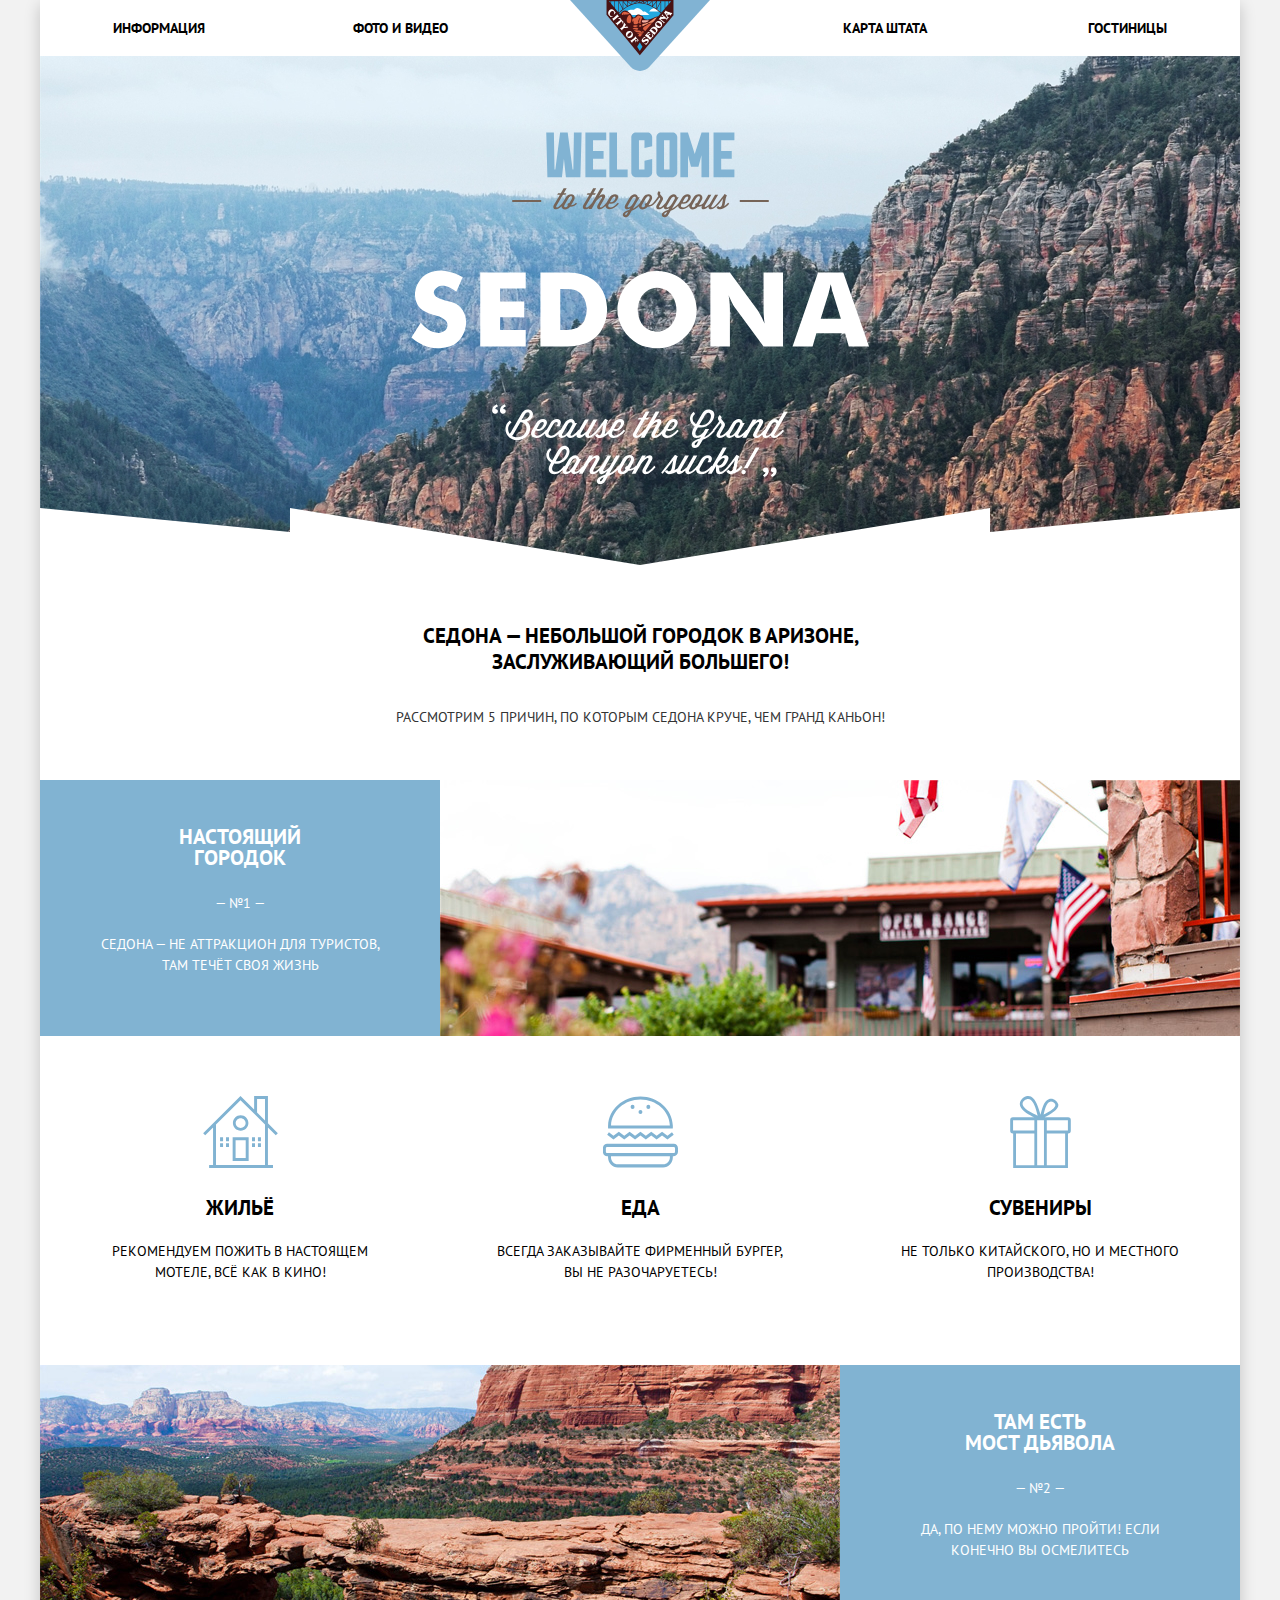
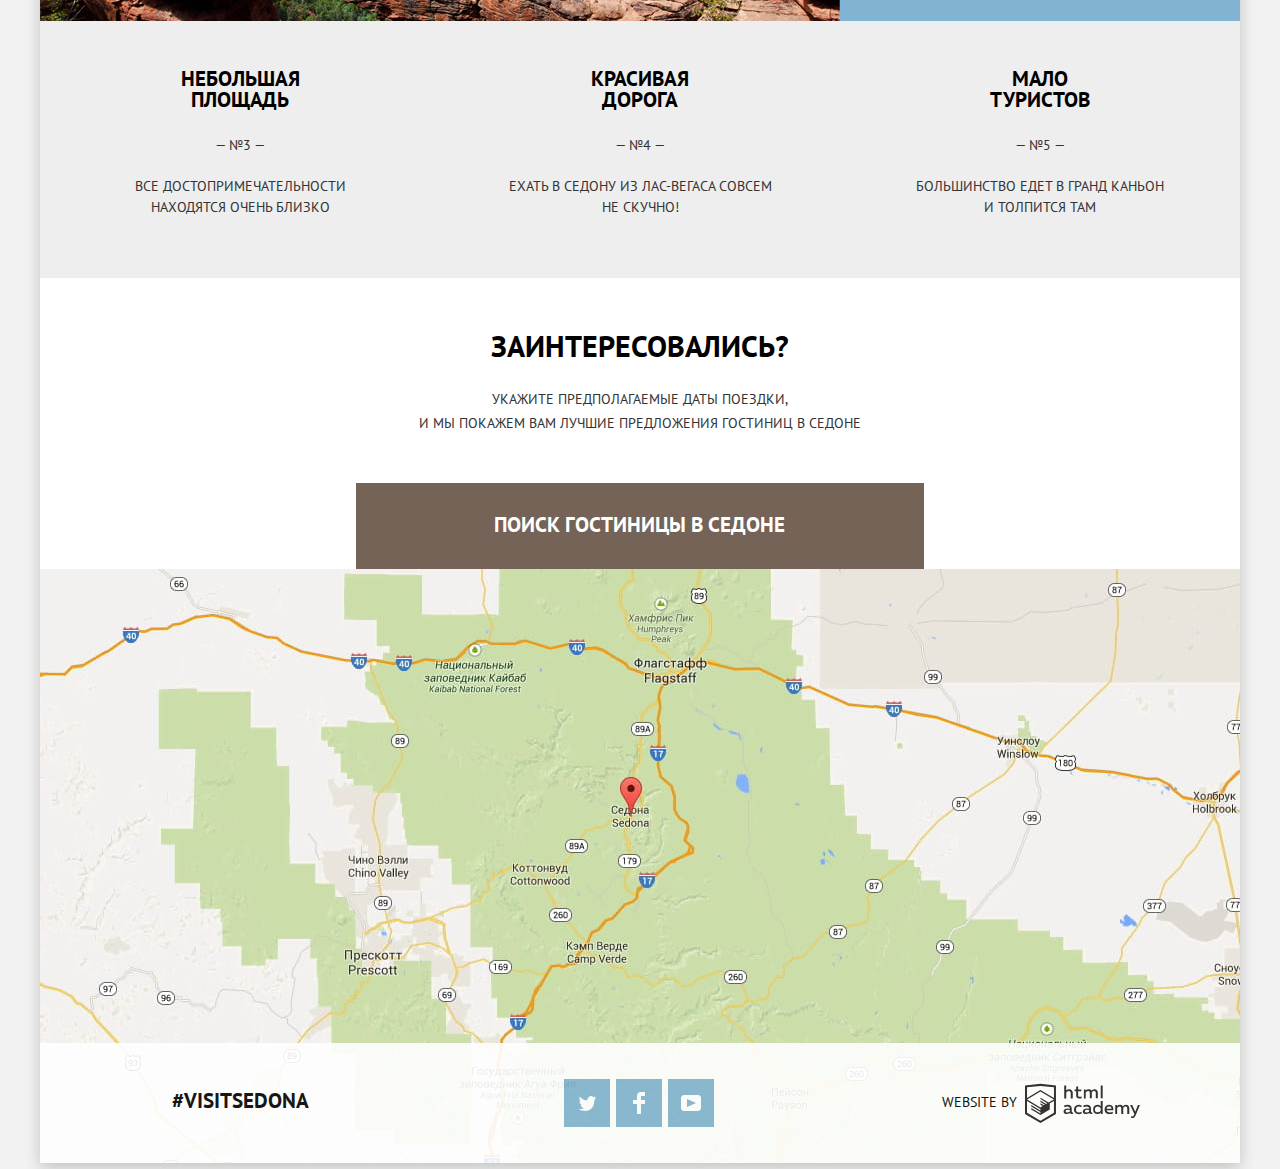
<file: index.html>
<!DOCTYPE html>
<html lang="ru">
    <head>
        <meta charset="utf-8">
        <title>HTML Academy: Седона</title>
        <link href="https://fonts.googleapis.com/css?family=PT+Sans:400,700&amp;subset=cyrillic" rel="stylesheet">
        <link href="css/normalize.css" rel="stylesheet">
        <link href="css/style.min.css" rel="stylesheet">
    </head>
    <body>
        <div class="wrapper">
            <header class="main-header">
                <nav class="main-navigation">
                    <a class="main-header-logo" aria-label="Вы на главной странице">
                        <img src="img/logo-sedona.svg" width="140" height="72" alt="Логотип города Седона">
                    </a>
                    <ul class="site-navigation">
                        <li><a href="info.html">Информация</a></li>
                        <li><a href="pictures.html">Фото и видео</a></li>
                        <li><a href="state-map.html">Карта штата</a></li>
                        <li><a href="catalog.html">Гостиницы</a></li>
                    </ul>
                </nav>
            </header>
            <main class="container">
                <div class="about-wrapper">
                    <div class="background-container">
                        <h1 class="visually-hidden">Сайт города Седона</h1>
                        <img src="img/intro-welcome.svg" width="459" height="353" alt="Добро пожаловать в Седону!">
                    </div>
                    <p class="about"> Седона — небольшой городок в Аризоне, заслуживающий большего!
                    </p>
                </div>

                <section class="features">
                    <h2>Рассмотрим 5 причин, по которым Седона круче, чем гранд каньон!</h2>
                    <ul class="features-list">
                        <li>
                            <div class="features-item item-wide sedona">
                                <div class="features-text-group">
                                    <h3>Настоящий
                                        городок
                                    </h3>
                                    <p><span>— №1 —</span>Седона — не аттракцион для туристов, там течёт своя жизнь</p>
                                </div>
                                <img src="img/sedona.jpg" width="800" height="256" alt="Улица Седоны">
                            </div>
                            <div>
                                <ul class="recommendations-list">
                                    <li class="recommendations-item">
                                        <div class="recommendations-item-text-group">
                                            <h3>Жильё</h3>
                                            <p>Рекомендуем пожить в настоящем мотеле, всё как в кино!</p>
                                        </div>
                                        <img src="img/home-icon.svg" width="75" height="72" alt="Жильё">
                                    </li>
                                    <li class="recommendations-item">
                                        <div class="recommendations-item-text-group">
                                            <h3>Еда</h3>
                                            <p>Всегда заказывайте фирменный бургер, вы не разочаруетесь!</p>
                                        </div>
                                        <img src="img/food-icon.svg" width="74" height="70" alt="Еда">
                                    </li>
                                    <li class="recommendations-item">
                                        <div class="recommendations-item-text-group">
                                            <h3>Сувениры</h3>
                                            <p>Не только китайского, но и местного производства!</p>
                                        </div>
                                        <img src="img/gift-icon.svg" width="64" height="76" alt="Сувениры">
                                    </li>
                                </ul>
                            </div>
                        </li>
                        <li class="features-item item-wide canyon">
                            <div class="features-text-group">
                                <h3>Там есть<br>
                                    Мост дьявола
                                </h3>
                                <p><span>— №2 —</span>Да, по нему можно пройти! Если конечно вы осмелитесь</p>
                            </div>
                            <img src="img/canyon.jpg" width="800" height="256" alt="Мост Дьявола">
                        </li>
                        <li>
                            <ul class="features-list features-items-wrapper">
                                <li class="features-item">
                                    <h3>Небольшая
                                        площадь
                                    </h3>
                                    <p><span>— №3 —</span>Все достопримечательности находятся очень близко</p>
                                </li>
                                <li class="features-item">
                                    <h3>Красивая
                                        дорога
                                    </h3>
                                    <p><span>— №4 —</span>Ехать в Седону из Лас-Вегаса совсем не скучно!</p>
                                </li>
                                <li class="features-item">
                                    <h3>Мало<br>
                                        туристов
                                    </h3>
                                    <p><span>— №5 —</span>Большинство едет в гранд каньон<br> и толпится там</p>
                                </li>
                            </ul>
                        </li>
                    </ul>
                </section>

                <section class="search-section">
                    <div class="container-align">
                        <div class="search-title">
                            <h2 class="visually-hidden">Поиск гостиницы в Седоне</h2>
                            <b>Заинтересовались?</b>
                            <p>Укажите предполагаемые даты поездки,<br> и мы покажем вам лучшие предложения гостиниц в Седоне</p>
                        </div>
                        <a class="button toggle-modal-button" href="catalog.html">Поиск гостиницы в Седоне</a>
                        <div class="modal search-modal">
                            <h2 class="visually-hidden">Форма поиска гостиниц в Седоне</h2>
                            <form class="search-form" action="https://echo.htmlacademy.ru" method="post">
                                <div class="search-criteria wide">
                                    <label for="arrival-date">Дата заезда:</label>
                                    <input class="criteria-input" type="text" name="arrival-date" id="arrival-date" value="24 апреля 2017"><button class="date-input-button" type="button"><span class="visually-hidden">Выбрать дату</span><svg xmlns="http://www.w3.org/2000/svg" width="21" height="22" viewBox="0 0 21 22"><path d="M19.251 2.025h-2.845V.648c0-.381-.294-.689-.656-.689-.363 0-.656.308-.656.689v1.377h-3.938V.648c0-.381-.294-.689-.655-.689-.363 0-.657.308-.657.689v1.377H5.906V.648c0-.381-.294-.689-.656-.689-.363 0-.657.308-.657.689v1.377H1.75C.784 2.025 0 2.847 0 3.862v16.302C0 21.179.784 22 1.75 22h17.501c.966 0 1.749-.821 1.749-1.836V3.862c0-1.015-.783-1.837-1.749-1.837zm.437 18.139a.448.448 0 0 1-.437.459H1.75a.45.45 0 0 1-.438-.459V3.862a.45.45 0 0 1 .438-.459h2.844v1.378c0 .381.294.689.657.689.362 0 .656-.308.656-.689V3.403h3.938v1.378c0 .381.294.689.657.689.361 0 .655-.308.655-.689V3.403h3.938v1.378c0 .381.293.689.656.689.362 0 .656-.308.656-.689V3.403h2.845c.241 0 .437.206.437.459v16.302z"/><path d="M4.594 8.225h2.625v2.066H4.594zM4.594 11.668h2.625v2.067H4.594zM4.594 15.112h2.625v2.066H4.594zM9.188 15.112h2.625v2.066H9.188zM9.188 11.668h2.625v2.067H9.188zM9.188 8.225h2.625v2.066H9.188zM13.781 15.112h2.625v2.066h-2.625zM13.781 11.668h2.625v2.067h-2.625zM13.781 8.225h2.625v2.066h-2.625z"/></svg></button>
                                </div>
                                <div class="search-criteria wide">
                                    <label for="departure-date">Дата выезда:</label>
                                    <input class="criteria-input" type="text" name="departure-date" id="departure-date" value="4 июля 2017"><button class="date-input-button" type="button"><span class="visually-hidden">Выбрать дату</span><svg xmlns="http://www.w3.org/2000/svg" width="21" height="22" viewBox="0 0 21 22"><path d="M19.251 2.025h-2.845V.648c0-.381-.294-.689-.656-.689-.363 0-.656.308-.656.689v1.377h-3.938V.648c0-.381-.294-.689-.655-.689-.363 0-.657.308-.657.689v1.377H5.906V.648c0-.381-.294-.689-.656-.689-.363 0-.657.308-.657.689v1.377H1.75C.784 2.025 0 2.847 0 3.862v16.302C0 21.179.784 22 1.75 22h17.501c.966 0 1.749-.821 1.749-1.836V3.862c0-1.015-.783-1.837-1.749-1.837zm.437 18.139a.448.448 0 0 1-.437.459H1.75a.45.45 0 0 1-.438-.459V3.862a.45.45 0 0 1 .438-.459h2.844v1.378c0 .381.294.689.657.689.362 0 .656-.308.656-.689V3.403h3.938v1.378c0 .381.294.689.657.689.361 0 .655-.308.655-.689V3.403h3.938v1.378c0 .381.293.689.656.689.362 0 .656-.308.656-.689V3.403h2.845c.241 0 .437.206.437.459v16.302z"/><path d="M4.594 8.225h2.625v2.066H4.594zM4.594 11.668h2.625v2.067H4.594zM4.594 15.112h2.625v2.066H4.594zM9.188 15.112h2.625v2.066H9.188zM9.188 11.668h2.625v2.067H9.188zM9.188 8.225h2.625v2.066H9.188zM13.781 15.112h2.625v2.066h-2.625zM13.781 11.668h2.625v2.067h-2.625zM13.781 8.225h2.625v2.066h-2.625z"/></svg></button>

                                </div>
                                <div class="search-criteria-wrapper">
                                    <div class="search-criteria">
                                        <label for="adults">Взрослые:</label>
                                        <button class="count minus" type="button">-</button><input class="criteria-input-number" type="text" name="adults" id="adults" value="2"><button class="count plus" type="button">+</button>
                                    </div>
                                    <div class="search-criteria">
                                        <label for="children">Дети:</label>
                                        <button class="count minus" type="button">-</button><input class="criteria-input-number" type="text" name="children" id="children" value="0"><button class="count plus" type="button">+</button>

                                    </div>
                                </div>

                                <button type="submit" class="button search-button">Найти</button>
                            </form>
                        </div>
                    </div>
                    <div class="search-map">
                        <iframe src="https://www.google.com/maps/embed?pb=!1m18!1m12!1m3!1d519335.5377709626!2d-111.74623642702926!3d35.03077711146628!2m3!1f0!2f0!3f0!3m2!1i1024!2i768!4f13.1!3m3!1m2!1s0x872da132f942b00d%3A0x5548c523fa6c8efd!2z0KHQtdC00L7QvdCwLCDQkNGA0LjQt9C-0L3QsCA4NjMzNiwg0KHQqNCQ!5e0!3m2!1sru!2sru!4v1545318826594" width="1200" height="593" style="border:0" allowfullscreen></iframe>
                        <img src="img/map.jpg" width="1200" height="594" alt="Где находится Седона">
                    </div>
                </section>
            </main>

            <footer class="main-footer main">
                <span class="footer-hashtag">#visitSEDONA</span>
                <ul class="social-footer">
                    <li class="social-button twitter-button">
                        <a href="#"><span class="visually-hidden">Ссылка на аккаунт Седоны в твиттере</span></a>
                    </li>
                    <li class="social-button facebook-button">
                        <a href="#"><span class="visually-hidden">Ссылка на аккаунт Седоны на фейсбуке</span></a>
                    </li>
                    <li class="social-button youtube-button">
                        <a href="#"><span class="visually-hidden">Ссылка на аккаунт Седоны на ютьюбе</span></a>
                    </li>
                </ul>
                <p class="footer-copyright">
                    <span>Website by</span>
                    <a class="logo" href="https://htmlacademy.ru/intensive/htmlcss" aria-label="На сайт HTMl Академии">
                        <svg class="logo" id="Layer_1" data-name="Layer 1" xmlns="http://www.w3.org/2000/svg" viewBox="0 0 108.08 36.85"><title>Логотип HTML Academy</title><path d="M44.61,26.88a2,2,0,0,0,.55-0.1v1.33a3.25,3.25,0,0,1-1.18.21,1.67,1.67,0,0,1-1.67-1,4.84,4.84,0,0,1-3.14,1.08c-1.51,0-2.91-.83-2.91-2.55,0-2.13,2-2.79,3.71-2.79a11.08,11.08,0,0,1,2.17.25v-0.3c0-1-.76-1.77-2.19-1.77a7.42,7.42,0,0,0-3,.64v-1.7a10.21,10.21,0,0,1,3.19-.55c2.36,0,3.81,1.12,3.81,3.65v3a0.54,0.54,0,0,0,.49.59h0.17Zm-6.44-1.13A1.35,1.35,0,0,0,39.63,27h0.11a3.39,3.39,0,0,0,2.41-1V24.58a9.72,9.72,0,0,0-1.81-.21c-1,0-2.16.33-2.16,1.38h0Zm12.36-6.11a5,5,0,0,1,2.57.64V22a4.08,4.08,0,0,0-2.3-.7,2.75,2.75,0,1,0,0,5.49,5,5,0,0,0,2.43-.64v1.71a6.27,6.27,0,0,1-2.76.57A4.21,4.21,0,0,1,46,24.51q0-.21,0-0.41a4.32,4.32,0,0,1,4.18-4.46h0.38Zm12.17,7.24a2,2,0,0,0,.55-0.1v1.33a3.25,3.25,0,0,1-1.18.21,1.67,1.67,0,0,1-1.67-1,4.84,4.84,0,0,1-3.14,1.08c-1.51,0-2.91-.83-2.91-2.55,0-2.13,2-2.79,3.71-2.79a11.08,11.08,0,0,1,2.17.25v-0.3c0-1-.76-1.77-2.19-1.77a7.42,7.42,0,0,0-3,.64v-1.7a10.21,10.21,0,0,1,3.19-.55c2.36,0,3.81,1.12,3.81,3.65v3a0.54,0.54,0,0,0,.49.59h0.17Zm-6.44-1.13A1.35,1.35,0,0,0,57.73,27h0.11a3.39,3.39,0,0,0,2.41-1V24.58a9.72,9.72,0,0,0-1.81-.21c-1.06,0-2.16.33-2.16,1.38h0ZM73,16V28.2H71.35V26.88a3.88,3.88,0,0,1-3.19,1.54,4.4,4.4,0,0,1,0-8.78,3.81,3.81,0,0,1,3,1.3V16H73Zm-4.53,5.22a2.76,2.76,0,1,0,0,5.52A2.86,2.86,0,0,0,71.15,25V23A2.91,2.91,0,0,0,68.49,21.27ZM79,19.64c3.31,0,4.46,2.68,3.92,5.09H76.7c0.21,1.5,1.67,2.11,3.19,2.11a6.11,6.11,0,0,0,2.64-.59v1.6a7.14,7.14,0,0,1-3,.57C77,28.42,74.78,27,74.78,24a4.18,4.18,0,0,1,4-4.39H79Zm0.09,1.54a2.28,2.28,0,0,0-2.44,2.1v0.06H81.3A2,2,0,0,0,79.13,21.18Zm5.73,7V19.87h1.65v1a3.81,3.81,0,0,1,2.78-1.27A2.86,2.86,0,0,1,91.89,21a4.12,4.12,0,0,1,2.91-1.33A3.06,3.06,0,0,1,98,23V28.2h-1.9V23.05a1.59,1.59,0,0,0-1.42-1.75H94.42a2.8,2.8,0,0,0-2.07,1.12V28.2h-1.9V23.05A1.59,1.59,0,0,0,89,21.31H88.8a3,3,0,0,0-2.21,1.29v5.63H84.86Zm21.31-8.33h1.9l-3.91,9.46c-0.9,2.17-2.09,2.86-3.35,2.86a4.76,4.76,0,0,1-1.1-.14V30.46a2.86,2.86,0,0,0,.85.12c0.9,0,1.58-.64,2.07-1.9l0.17-.42-4-8.4h2l2.86,6.29ZM38.73,1.46V6.22a3.81,3.81,0,0,1,2.7-1.14,3.25,3.25,0,0,1,3.44,3.4v5.15H43V8.72a1.81,1.81,0,0,0-1.61-2h-0.3a2.93,2.93,0,0,0-2.32,1.39v5.52h-1.9V1.46h1.9ZM49.94,2.31v3h3V6.91h-3v3.81c0,1.1.5,1.46,1.58,1.46a4.49,4.49,0,0,0,1.69-.33v1.6A6.8,6.8,0,0,1,51,13.8a2.55,2.55,0,0,1-2.86-2.74V6.89H46.58V5.26h1.5V2.74Zm5.4,11.31V5.28H57v1A3.81,3.81,0,0,1,59.77,5a2.86,2.86,0,0,1,2.6,1.33A4.12,4.12,0,0,1,65.28,5,3.06,3.06,0,0,1,68.44,8.4v5.21h-1.9V8.46a1.59,1.59,0,0,0-1.42-1.75H64.89a2.8,2.8,0,0,0-2.07,1.12v5.78h-1.9V8.46A1.59,1.59,0,0,0,59.5,6.71H59.27A3,3,0,0,0,57.06,8v5.63H55.34ZM71.17,1.45H73V13.6H71.17V1.45ZM14.71,0H14.55L0,1.54V28.21l14.55,8.66,14.55-8.66V1.54Zm12.5,27.1L14.55,34.64,1.9,27.12V16.18l12.59,7.5V25L5.86,19.9v1.31l8.68,5.21v1.39L5.87,22.65V24l8.68,5.21,8.75-5.24V18.31L27.2,16V27.12Zm0-12.53-3.48,2-1.6,1L14.51,13v1.31L21,18.23H21l-0.14.09-1,.54-5.37-3.2V17l4.24,2.52-1,.67-3.2-1.9v1.31l2.1,1.24L14.5,22.1,2,14.65,14.51,7.11Zm0-1.32L14.49,5.76,1.91,13.25v-10L14.56,1.92,27.21,3.25v10h0Z" transform="translate(0 -0.02)" fill="#231f20"/></svg>
                    </a>
                </p>
            </footer>
        </div>
        <script src="js/script.min.js"></script>
    </body>
</html>
</file>
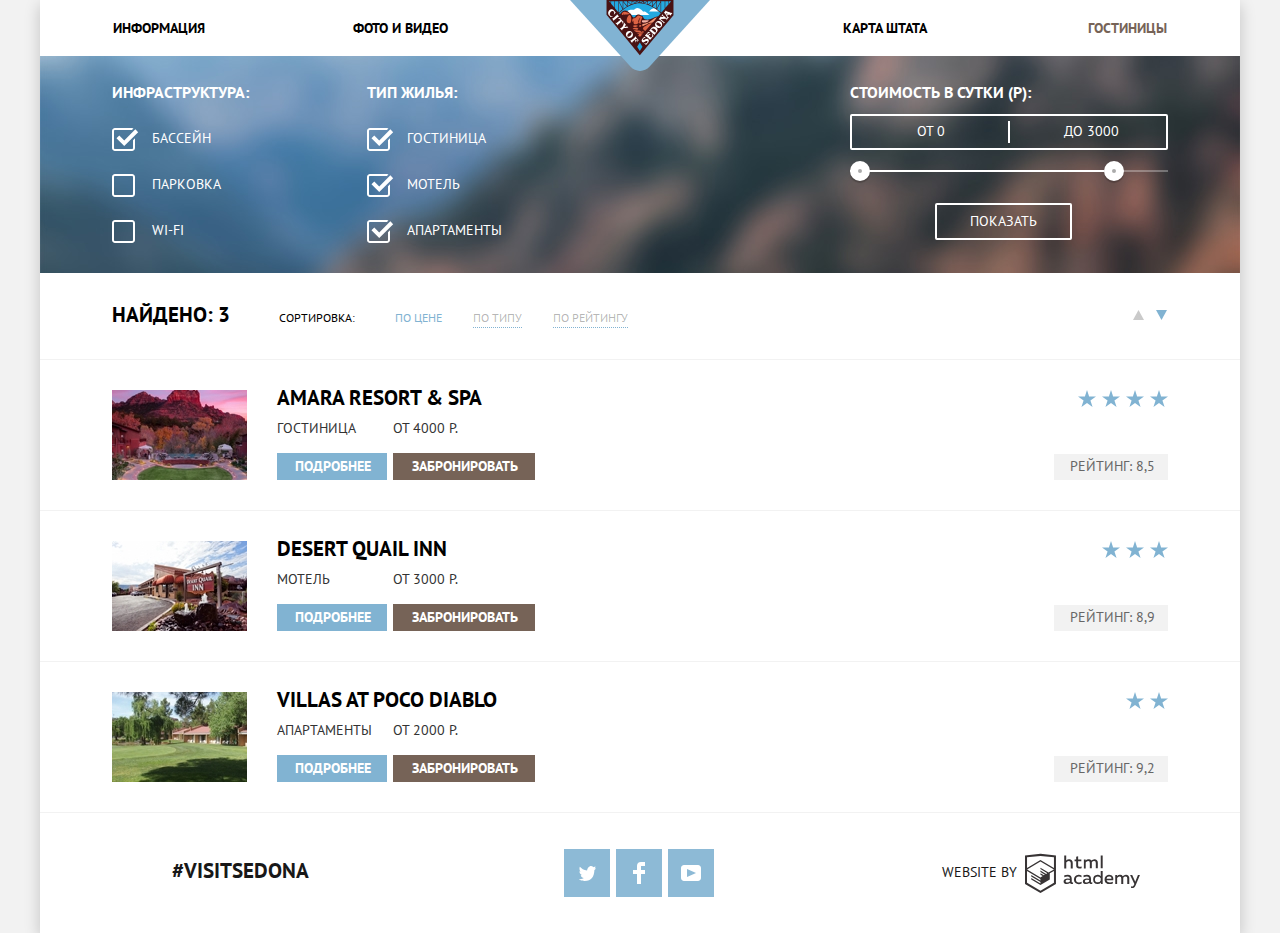
<file: catalog.html>
<!DOCTYPE html>
<html lang="ru">
    <head>
        <meta charset="utf-8">
        <link href="https://fonts.googleapis.com/css?family=PT+Sans:400,700&amp;subset=cyrillic" rel="stylesheet">
        <link href="css/normalize.css" rel="stylesheet">
        <link href="css/style.min.css" rel="stylesheet">
        <title>HTML Academy: Седона</title>
    </head>
    <body>
        <div class="wrapper">
            <header class="main-header">
                <nav class="main-navigation">
                    <a href="index.html" class="main-header-logo" aria-label="На главную страницу">
                        <img src="img/logo-sedona.svg" width="140" height="72" alt="Логотип города Седона">
                    </a>
                    <ul class="site-navigation">
                        <li><a href="info.html">Информация</a></li>
                        <li><a href="pictures.html">Фото и видео</a></li>
                        <li><a href="state-map.html">Карта штата</a></li>
                        <li><a href="catalog.html" class="current">Гостиницы</a></li>
                    </ul>
                </nav>
            </header>

            <main class="container">
                <h1 class="visually-hidden">Гостиницы Седоны</h1>

                <section class="filters">
                    <h2 class="visually-hidden">Фильтр гостиниц</h2>
                    <form class="filter" action="https://echo.htmlacademy.ru" method="get">
                        <fieldset class="infrastructure-filters">
                            <legend class="filter-title">Инфраструктура:</legend>
                            <input class="filter-input-checkbox" type="checkbox" id="filter-pool" name="pool" checked>
                            <label for="filter-pool" tabindex="0">Бассейн</label> 
                            <input class="filter-input-checkbox" type="checkbox" id="filter-parking" name="parking">
                            <label for="filter-parking" tabindex="0">Парковка</label>
                            <input class="filter-input-checkbox" type="checkbox" id="filter-wifi" name="wifi">
                            <label for="filter-wifi" tabindex="0">Wi-Fi</label>
                        </fieldset>
                        <fieldset class="type-filters">
                            <legend class="filter-title">Тип жилья:</legend>
                            <input class="filter-input-checkbox" type="checkbox" id="filter-hotel" name="hotel" checked>
                            <label for="filter-hotel" tabindex="0">Гостиница</label>
                            <input class="filter-input-checkbox" type="checkbox" id="filter-motel" name="motel" checked>
                            <label for="filter-motel" tabindex="0">Мотель</label> 
                            <input class="filter-input-checkbox" type="checkbox" id="filter-apartments" name="apartments" checked>
                            <label for="filter-apartments" tabindex="0">Апартаменты</label> 
                        </fieldset>
                        <div class="filter-range">
                            <div class="filter-range-title">Стоимость в сутки (р):</div>
                            <div class="price-controls">
                                <label class="min-price">от <input type="text" name="min-price" value="0"></label>
                                <label class="max-price">до <input type="text" name="max-price" value="3000"></label>
                            </div>
                            <div class="range-controls">
                                <div class="scale">
                                    <div class="bar"></div>
                                </div>
                                <div class="range-toggle range-toggle-min"></div>
                                <div class="range-toggle range-toggle-max"></div>
                            </div>
                            <button type="submit" class="filter-button button">Показать</button>                          
                        </div>
                    </form>
                </section>

                <div class="extended-sorting">
                    <div class="sorting-container">
                        <span class="sorting-count">Найдено: 3</span>
                        <span class="sorting-heading">Сортировка:</span>
                        <ul class="sorting-criteria-list">
                            <li class="current-item">
                                <a href="#">По цене</a>
                            </li>
                            <li> 
                                <a href="#">По типу</a>
                            </li>
                            <li>
                                <a href="#">По рейтингу</a>
                            </li>                  
                        </ul>
                    </div>
                    <div class="sorting-button-group">
                        <button class="button sorting-criteria-button" type="button">
                        <svg xmlns="http://www.w3.org/2000/svg" width="11" height="10" viewBox="0 0 11 10"><title>Сортировать по возрастанию цены</title><path fill="#231F20" d="M5.5 0L0 10h11z"/></svg></button>
                        <button class="button sorting-criteria-button active" type="button"><svg xmlns="http://www.w3.org/2000/svg" width="11" height="10" viewBox="0 0 11 10"><title>Сортировать по убыванию цены</title><path fill="#231F20" d="M5.5 10L0 0h11"/></svg></button>
                    </div>
                </div>

                <section class="catalog">
                    <h2 class="visually-hidden">Список найденных гостиниц</h2>
                    <ul class="catalog-items-list">
                        <li class="catalog-item">
                            <div class="title-wrapper">
                                <h2 class="catalog-item-title">
                                    <a href="amara-resort.html">Amara Resort & Spa</a>
                                </h2>
                                <p>
                                    <span class="catalog-item-category">Гостиница</span>
                                    <span class="catalog-item-price">От 4000 Р.</span>
                                </p>
                                <div class="catalog-item-buttons">
                                    <a class="catalog-item-button button-more" href="#">Подробнее</a>
                                    <a class="catalog-item-button button-to-book" href="#">Забронировать</a>
                                </div>
                            </div>
                            <div class="catalog-item-rating">
                                <div class="rating" aria-label="Четыре звезды">
                                    <img src="img/star.svg" width="18" height="17" alt="Звезда">
                                    <img src="img/star.svg" width="18" height="17" alt="Звезда">
                                    <img src="img/star.svg" width="18" height="17" alt="Звезда">
                                    <img src="img/star.svg" width="18" height="17" alt="Звезда">
                                </div>
                                <span>Рейтинг: 8,5</span>
                            </div>
                            <p class="catalog-item-image"> 
                                <a href="amara-resort.html" aria-label="На страницу гостиницы Amara Resort & Spa">
                                    <img src="img/amara-resort.jpg" width="135" height="90" alt="Amara Resort & Spa">
                                </a>
                            </p>                    
                        </li>
                        <li class="catalog-item">
                            <div class="title-wrapper">
                                <h2 class="catalog-item-title">
                                    <a href="desert-quail-inn.html">Desert Quail Inn</a>
                                </h2>
                                <p>
                                    <span class="catalog-item-category">Мотель</span>
                                    <span class="catalog-item-price">От 3000 Р.</span>
                                </p>
                                <div class="catalog-item-buttons">
                                    <a class="catalog-item-button button-more" href="#">Подробнее</a>
                                    <a class="catalog-item-button button-to-book" href="#">Забронировать</a>
                                </div>
                            </div>
                            <div class="catalog-item-rating">
                                <div class="rating" aria-label="Три звезды">
                                    <img src="img/star.svg" width="18" height="17" alt="Звезда">
                                    <img src="img/star.svg" width="18" height="17" alt="Звезда">
                                    <img src="img/star.svg" width="18" height="17" alt="Звезда">
                                </div>
                                <span>Рейтинг: 8,9</span>
                            </div>
                            <p class="catalog-item-image">
                                <a href="desert-quail-inn.html" aria-label="На страницу мотеля Desert Quail Inn">
                                    <img src="img/desert-quail-inn.jpg" width="135" height="90" alt="Desert Quail Inn">
                                </a>
                            </p>       
                        </li>
                        <li class="catalog-item">
                            <div class="title-wrapper">
                                <h2 class="catalog-item-title">
                                    <a href="villas-at-poco-diablo.html">Villas at Poco Diablo</a>
                                </h2>
                                <p>
                                    <span class="catalog-item-category">Апартаменты</span>
                                    <span class="catalog-item-price">От 2000 Р.</span>
                                </p>
                                <div class="catalog-item-buttons">
                                    <a class="catalog-item-button button-more" href="#">Подробнее</a>
                                    <a class="catalog-item-button button-to-book" href="#">Забронировать</a>
                                </div>
                            </div>
                            <div class="catalog-item-rating">
                                <div class="rating" aria-label="Две звезды">
                                    <img src="img/star.svg" width="18" height="17" alt="Звезда">
                                    <img src="img/star.svg" width="18" height="17" alt="Звезда">
                                </div>
                                <span>Рейтинг: 9,2</span>
                            </div>
                            <p class="catalog-item-image">
                                <a href="villas-at-poco-diablo.html" aria-label="На страницу апартаментов Villas at Poco Diablo">
                                    <img src="img/villas-at-poco-diablo.jpg" width="135" height="90" alt="Villas at Poco Diablo">
                                </a>
                            </p>
                        </li>
                    </ul>
                </section>
            </main>

            <footer class="main-footer">
                <span class="footer-hashtag">#visitSEDONA</span>
                <ul class="social-footer">
                    <li class="social-button twitter-button">
                        <a href="#"><span class="visually-hidden">Ссылка на аккаунт Седоны в твиттере</span></a>
                    </li>
                    <li class="social-button facebook-button">
                        <a href="#"><span class="visually-hidden">Ссылка на аккаунт Седоны на фейсбуке</span></a>
                    </li>
                    <li class="social-button youtube-button">
                        <a href="#"><span class="visually-hidden">Ссылка на аккаунт Седоны на ютьюбе</span></a>
                    </li>
                </ul>
                <p class="footer-copyright">
                    <span>Website by</span>
                    <a class="logo" href="https://htmlacademy.ru/intensive/htmlcss" aria-label="На сайт HTMl Академии">
                        <svg id="Layer_1" data-name="Layer 1" xmlns="http://www.w3.org/2000/svg" viewBox="0 0 108.08 36.85"><title>Логотип HTML Academy</title><path d="M44.61,26.88a2,2,0,0,0,.55-0.1v1.33a3.25,3.25,0,0,1-1.18.21,1.67,1.67,0,0,1-1.67-1,4.84,4.84,0,0,1-3.14,1.08c-1.51,0-2.91-.83-2.91-2.55,0-2.13,2-2.79,3.71-2.79a11.08,11.08,0,0,1,2.17.25v-0.3c0-1-.76-1.77-2.19-1.77a7.42,7.42,0,0,0-3,.64v-1.7a10.21,10.21,0,0,1,3.19-.55c2.36,0,3.81,1.12,3.81,3.65v3a0.54,0.54,0,0,0,.49.59h0.17Zm-6.44-1.13A1.35,1.35,0,0,0,39.63,27h0.11a3.39,3.39,0,0,0,2.41-1V24.58a9.72,9.72,0,0,0-1.81-.21c-1,0-2.16.33-2.16,1.38h0Zm12.36-6.11a5,5,0,0,1,2.57.64V22a4.08,4.08,0,0,0-2.3-.7,2.75,2.75,0,1,0,0,5.49,5,5,0,0,0,2.43-.64v1.71a6.27,6.27,0,0,1-2.76.57A4.21,4.21,0,0,1,46,24.51q0-.21,0-0.41a4.32,4.32,0,0,1,4.18-4.46h0.38Zm12.17,7.24a2,2,0,0,0,.55-0.1v1.33a3.25,3.25,0,0,1-1.18.21,1.67,1.67,0,0,1-1.67-1,4.84,4.84,0,0,1-3.14,1.08c-1.51,0-2.91-.83-2.91-2.55,0-2.13,2-2.79,3.71-2.79a11.08,11.08,0,0,1,2.17.25v-0.3c0-1-.76-1.77-2.19-1.77a7.42,7.42,0,0,0-3,.64v-1.7a10.21,10.21,0,0,1,3.19-.55c2.36,0,3.81,1.12,3.81,3.65v3a0.54,0.54,0,0,0,.49.59h0.17Zm-6.44-1.13A1.35,1.35,0,0,0,57.73,27h0.11a3.39,3.39,0,0,0,2.41-1V24.58a9.72,9.72,0,0,0-1.81-.21c-1.06,0-2.16.33-2.16,1.38h0ZM73,16V28.2H71.35V26.88a3.88,3.88,0,0,1-3.19,1.54,4.4,4.4,0,0,1,0-8.78,3.81,3.81,0,0,1,3,1.3V16H73Zm-4.53,5.22a2.76,2.76,0,1,0,0,5.52A2.86,2.86,0,0,0,71.15,25V23A2.91,2.91,0,0,0,68.49,21.27ZM79,19.64c3.31,0,4.46,2.68,3.92,5.09H76.7c0.21,1.5,1.67,2.11,3.19,2.11a6.11,6.11,0,0,0,2.64-.59v1.6a7.14,7.14,0,0,1-3,.57C77,28.42,74.78,27,74.78,24a4.18,4.18,0,0,1,4-4.39H79Zm0.09,1.54a2.28,2.28,0,0,0-2.44,2.1v0.06H81.3A2,2,0,0,0,79.13,21.18Zm5.73,7V19.87h1.65v1a3.81,3.81,0,0,1,2.78-1.27A2.86,2.86,0,0,1,91.89,21a4.12,4.12,0,0,1,2.91-1.33A3.06,3.06,0,0,1,98,23V28.2h-1.9V23.05a1.59,1.59,0,0,0-1.42-1.75H94.42a2.8,2.8,0,0,0-2.07,1.12V28.2h-1.9V23.05A1.59,1.59,0,0,0,89,21.31H88.8a3,3,0,0,0-2.21,1.29v5.63H84.86Zm21.31-8.33h1.9l-3.91,9.46c-0.9,2.17-2.09,2.86-3.35,2.86a4.76,4.76,0,0,1-1.1-.14V30.46a2.86,2.86,0,0,0,.85.12c0.9,0,1.58-.64,2.07-1.9l0.17-.42-4-8.4h2l2.86,6.29ZM38.73,1.46V6.22a3.81,3.81,0,0,1,2.7-1.14,3.25,3.25,0,0,1,3.44,3.4v5.15H43V8.72a1.81,1.81,0,0,0-1.61-2h-0.3a2.93,2.93,0,0,0-2.32,1.39v5.52h-1.9V1.46h1.9ZM49.94,2.31v3h3V6.91h-3v3.81c0,1.1.5,1.46,1.58,1.46a4.49,4.49,0,0,0,1.69-.33v1.6A6.8,6.8,0,0,1,51,13.8a2.55,2.55,0,0,1-2.86-2.74V6.89H46.58V5.26h1.5V2.74Zm5.4,11.31V5.28H57v1A3.81,3.81,0,0,1,59.77,5a2.86,2.86,0,0,1,2.6,1.33A4.12,4.12,0,0,1,65.28,5,3.06,3.06,0,0,1,68.44,8.4v5.21h-1.9V8.46a1.59,1.59,0,0,0-1.42-1.75H64.89a2.8,2.8,0,0,0-2.07,1.12v5.78h-1.9V8.46A1.59,1.59,0,0,0,59.5,6.71H59.27A3,3,0,0,0,57.06,8v5.63H55.34ZM71.17,1.45H73V13.6H71.17V1.45ZM14.71,0H14.55L0,1.54V28.21l14.55,8.66,14.55-8.66V1.54Zm12.5,27.1L14.55,34.64,1.9,27.12V16.18l12.59,7.5V25L5.86,19.9v1.31l8.68,5.21v1.39L5.87,22.65V24l8.68,5.21,8.75-5.24V18.31L27.2,16V27.12Zm0-12.53-3.48,2-1.6,1L14.51,13v1.31L21,18.23H21l-0.14.09-1,.54-5.37-3.2V17l4.24,2.52-1,.67-3.2-1.9v1.31l2.1,1.24L14.5,22.1,2,14.65,14.51,7.11Zm0-1.32L14.49,5.76,1.91,13.25v-10L14.56,1.92,27.21,3.25v10h0Z" transform="translate(0 -0.02)" fill="#231f20"/></svg>

                    </a>
                </p>
            </footer> 
        </div>
    </body>
</html>
</file>
<file: css/style.min.css>
@keyframes shake{0%,to{-webkit-transform:translateX(0);transform:translateX(0)}10%,30%,50%,70%,90%{-webkit-transform:translateX(-10px);transform:translateX(-10px)}20%,40%,60%,80%{-webkit-transform:translateX(10px);transform:translateX(10px)}}html{-webkit-box-sizing:border-box;box-sizing:border-box}*,::after,::before{-webkit-box-sizing:inherit;box-sizing:inherit}body{margin:0;padding:0;font-family:"PT Sans",Arial,sans-serif;color:#000;font-size:14px;font-weight:400;line-height:21px;text-transform:uppercase;background-color:#f2f2f2}.visually-hidden:not(:focus):not(:active),input[type=checkbox].visually-hidden,input[type=radio].visually-hidden{position:absolute;width:1px;height:1px;margin:-1px;border:0;padding:0;white-space:nowrap;-webkit-clip-path:inset(100%);clip-path:inset(100%);clip:rect(0 0 0 0);overflow:hidden}a{text-decoration:none}img{max-width:100%;height:auto}.wrapper{position:relative;width:1200px;background-color:#fff;margin:0 auto;min-height:100vh;box-shadow:0 5px 15px rgba(0,1,1,.2)}main{flex-grow:1}.sorting-criteria-list a{color:rgba(0,0,0,.3);border-bottom:1px dotted #81b3d2}.sorting-criteria-list a:focus,.sorting-criteria-list a:hover{color:#81b3d2;border-bottom:1px dotted #81b3d2}.sorting-criteria-list a:active{color:#000;border:0}.current-item a{color:#81b3d2;border:0}.catalog-item-title a{color:#000;font-size:21px;line-height:26px}.catalog-item-title a:focus,.catalog-item-title a:hover{color:#81b3d2}.catalog-item-title a:active{color:rgba(0,0,0,.3)}.button{font:inherit;cursor:pointer;color:#fff;font-weight:700;text-transform:uppercase;text-align:center;border:0}.sorting-criteria-button{background:0 0}.main-navigation{display:flex;flex-wrap:wrap;position:relative;background-color:#fff}.site-navigation a{font-weight:700;line-height:26px;color:#000;display:block}.site-navigation li{padding-top:15px;padding-bottom:15px;margin:0;min-width:239px}.site-navigation li:nth-child(-n+2){padding-left:73px;text-align:left}.site-navigation li:nth-child(n+3){padding-right:73px;text-align:right}.site-navigation li:nth-child(2){margin-right:240px}.site-navigation a:focus,.site-navigation a:hover{color:#81b3d2}.site-navigation a:active{color:rgba(0,0,0,.3)}a.current{color:#766357}.main-header-logo{width:140px;height:70px;position:absolute;left:530px;top:0}.site-navigation{display:flex;justify-content:space-between;flex-wrap:wrap;margin:0;padding:0;width:100%;list-style:none}.background-container{display:flex;background-image:url(../img/intro-mask.svg),url(../img/background_photo.jpg);background-repeat:no-repeat;background-position:0 452px,0 -83px;background-color:#4b7192;height:509px;margin-bottom:58px}.about-wrapper{display:flex;flex-direction:column;align-items:center;width:100%;margin-bottom:29px}.background-container img{width:459px;height:353px;margin:76px 371px 21px}.about,.features h2{margin:0;padding:0 379px 0 380px;font-weight:700;font-size:21px;line-height:26px;text-align:center}@media all and (-ms-high-contrast:none),(-ms-high-contrast:active){.about{box-sizing:content-box;width:441px}}.features h2{font-weight:400;font-size:14px;color:#333;min-width:490px;padding:0;margin:0 auto 50px}.features-list{margin:0;padding:0;list-style:none}.features-item.item-wide{display:flex;width:100%;background-color:#81b3d2;padding:0}.features-text-group h3{font-size:21px;line-height:21px;color:#fff;margin:0;padding:0 95px;text-align:center}.features-text-group p{margin:0;color:#fff;padding:0 48px;text-align:center}.features-item span{text-align:center;margin-top:25px;margin-bottom:20px;display:block}.item-wide{overflow-y:hidden;position:relative}.canyon img,.sedona img{position:absolute;top:0;left:400px;background-color:#8a8c7d}.canyon img{left:0;background-color:#d09780}.features-text-group{text-align:center;width:400px;padding:46px 0 60px}.sedona .features-text-group{margin-right:auto}.canyon .features-text-group{margin-left:auto}.recommendations-list{display:flex;flex-wrap:wrap;justify-content:space-between;margin:0;padding:0;width:1200px;list-style:none}.recommendations-item{display:flex;flex-direction:column;align-items:center;padding-top:60px;padding-bottom:82px;width:400px}.recommendations-item:last-child{margin-right:auto}.recommendations-item img{order:-1;width:75px;height:72px;padding:0;margin-bottom:29px}.features-items-wrapper h3,.recommendations-item h3{font-size:21px;line-height:21px;font-weight:700;padding:0;margin:0 0 23px;text-align:center}.recommendations-item p{text-align:center;margin:0;padding:0 50px}@media all and (-ms-high-contrast:none),(-ms-high-contrast:active){.recommendations-item p{width:400px}}.features-items-wrapper{display:flex;flex-wrap:wrap;justify-content:space-between;background-color:#eee;list-style:none;margin:0;padding:0}.features-item{padding-top:47px;padding-bottom:60px;width:400px;background-color:#eee}.features-items-wrapper h3{color:#000;margin:0;padding:0 120px}.features-items-wrapper p{color:#333;margin:0;padding:0 60px;text-align:center}.features-item:last-of-type{margin-right:auto}.container-align{z-index:55;position:relative;width:568px;margin:0 auto;padding-top:50px}.search-title b,.toggle-modal-button{font-size:30px;line-height:36px;padding:0;margin:0 0 23px;text-align:center;display:block}.search-title p{line-height:24px;margin:0 0 48px;padding:0;text-align:center;color:#333}.toggle-modal-button{position:relative;margin:0 auto;width:100%;padding:29px 139px 31px 138px;font-size:21px;line-height:26px;background-color:#766357}.toggle-modal-button:focus,.toggle-modal-button:hover{background-color:#604e43}.toggle-modal-button:active{color:rgba(255,255,255,.3);background-color:#503e33}.search-modal{position:absolute;flex-wrap:wrap;background-color:#fff;z-index:1;overflow-y:hidden;-webkit-transition-property:all;-o-transition-property:all;transition-property:all;-webkit-transition-duration:.5s;-o-transition-duration:.5s;transition-duration:.5s;-webkit-transition-timing-function:ease;-o-transition-timing-function:ease;transition-timing-function:ease;max-height:0;max-width:568px;padding:0 55px;-webkit-box-shadow:0 7px 15px 0 rgba(0,1,1,.15);box-shadow:0 7px 15px 0 rgba(0,1,1,.15)}.modal-show{padding:55px;max-height:600px}.modal-error{animation:shake .6s}.search-criteria{display:flex;font-size:14px;line-height:26px;font-weight:700;position:relative}.search-criteria.wide{margin-bottom:30px}.search-criteria label{width:112px;font-size:14px;line-height:26px;display:inline-block;vertical-align:middle;padding-top:5px;padding-bottom:7px}.search-criteria:last-child label{width:38px;margin-right:27px}.search-criteria input{font:inherit;text-transform:uppercase;line-height:26px;padding-top:5px;padding-bottom:7px;border:0;background-color:#f2f2f2}.wide input{padding-right:50px}.search-criteria input:hover{background-color:#ebebeb}.search-criteria input:focus{background-color:#fff}.criteria-input-number{font-size:14px;line-height:26px;padding-bottom:4px;padding-right:13px;padding-left:15px;width:38px;height:38px}.criteria-input-number:focus{padding:8px 13px}.criteria-input{width:346px;padding:0 230px 0 12px}.wide button{position:absolute;border:0;background:0 0;width:21px;height:22px;margin:0;padding:0;top:8px;right:9px}.date-input-button path{fill:#a9a9a9}.date-input-button:focus path,.date-input-button:hover path{fill:#000}.date-input-button:active path{fill:#81b3d2}.search-criteria-wrapper{display:flex;justify-content:space-between}button.count{position:relative;font-size:0;border:0;background-color:#f2f2f2;padding:12px 12px 13px 13px;width:38px;height:38px}button.minus::before,button.plus::before{content:"";display:block;width:11px;height:3px;position:absolute;background-color:#aaa;top:50%;left:50%;-webkit-transform:translate(-50%,-50%);-ms-transform:translate(-50%,-50%);transform:translate(-50%,-50%)}button.minus:focus::before,button.minus:hover::before,button.plus:focus::after,button.plus:focus::before,button.plus:hover::after,button.plus:hover::before{background-color:#000}.search-button,button.minus:active::before,button.plus:active::after,button.plus:active::before{background-color:#81b3d2}button.plus::after{content:"";display:block;width:3px;height:12px;position:absolute;background-color:#aaa;top:50%;left:50%;-webkit-transform:translate(-50%,-50%);-ms-transform:translate(-50%,-50%);transform:translate(-50%,-50%)}.search-button{font-size:21px;line-height:26px;min-width:458px;white-space:nowrap;margin:54px auto 0;padding:14px 197px 18px 196px;text-align:center}.search-button:focus,.search-button:hover{background-color:#669ec0}.search-button:active{color:rgba(255,255,255,.3);background-color:#5496bd}.search-map{position:relative;width:1200px;height:594px}.search-map img{background-color:#aaa}.search-map iframe{z-index:1;position:absolute;border:0}.filters{color:#fff;background-color:#81b3d2;background-image:url(../img/filter-background.jpg);background-position:0 -300px;background-repeat:no-repeat}.filter legend{font-size:16px;font-weight:700}.filter{display:flex;padding:26px 72px 30px}.filter fieldset{display:flex;flex-direction:column;justify-content:flex-start;width:139px;border:0}.filter-title{margin-bottom:25px}.infrastructure-filters{margin:0;padding:0}.type-filters{padding:0;margin:0 0 0 116px}.filter-input-checkbox{display:none}.filter-input-checkbox+label{min-height:23px;margin-bottom:23px;padding-left:40px;position:relative;float:left;user-select:none}.filter-input-checkbox+label:last-of-type{margin-bottom:0}.filter-input-checkbox+label::before{content:"";position:absolute;width:27px;height:23px;background-image:url(../img/checkbox-off.svg);background-repeat:no-repeat;background-position:0 0;left:0}.filter-input-checkbox:checked+label::before{background-image:url(../img/checkbox-on.svg)}.filter-input-checkbox:disabled+label::before{background-image:url(../img/checkbox-off-disabled.svg)}.filter-input-checkbox:checked:disabled+label::before{background-image:url(../img/checkbox-on-disabled.svg)}.filter-range{width:318px;margin-left:auto}.filter-range-title{margin-bottom:11px;font-weight:700;font-size:16px;line-height:21px}.price-controls{position:relative;height:36px;margin-bottom:20px;font-size:0;border:2px solid #fff;border-radius:2px}.price-controls::after{content:"";position:absolute;top:50%;left:50%;width:2px;height:22px;background:#fff;-webkit-transform:translate(-50%,-50%);-ms-transform:translate(-50%,-50%);transform:translate(-50%,-50%)}.price-controls label{display:inline-block;font-size:14px;line-height:21px;vertical-align:center;padding-top:5px;cursor:pointer}.price-controls .min-price{box-sizing:content-box;width:90px;padding-left:65px}.price-controls .max-price{padding-left:57px}.price-controls input{line-height:21px;width:50px;margin:0;padding:0;color:inherit;font:inherit;background:0 0;border:0}.range-controls{position:relative;margin-bottom:31px}.range-controls .scale{height:2px;background:rgba(255,255,255,.3)}.range-controls .bar{width:80%;height:2px;background:#fff}.range-toggle{position:absolute;top:-9px;box-sizing:content-box;width:4px;height:4px;background:#ababab;border:8px solid #fff;border-radius:50%;box-shadow:0 2px 1px 0 rgba(0,1,1,.2);cursor:pointer}.range-toggle:focus,.range-toggle:hover{border:10px solid #fff}.range-toggle-min{left:0}.range-toggle-max{left:80%}.filter-button{display:block;margin:0 96px 0 auto;padding:6px 30px;min-width:137px;text-align:center;font-size:14px;line-height:21px;font-weight:400;color:#fff;text-transform:uppercase;background:0 0;border:2px solid #fff;border-radius:2px;cursor:pointer}.filter-button:focus,.filter-button:hover{color:#000;background:#fff}.extended-sorting{display:flex;align-items:center;width:100%;padding-bottom:31px;padding-top:29px;padding-left:72px}.sorting-container{display:flex;align-items:baseline}.sorting-criteria-list{display:flex;flex-wrap:wrap;margin:0;padding:0;list-style:none}.sorting-criteria-list a{display:block;margin-right:31px;font-size:12px;line-height:18px}.extended-sorting .sorting-count{display:block;font-size:21px;line-height:26px;font-weight:700;margin-right:49px}.extended-sorting .sorting-heading{display:block;font-size:12px;line-height:18px;margin-right:40px}.sorting-button-group{margin:0 73px 0 auto}.sorting-criteria-button{display:inline-block;vertical-align:top;padding:0;margin:0 8px 0 0}.sorting-criteria-button:last-of-type{padding:0;margin:0}.sorting-criteria-button path{fill:#cacaca}.active path{fill:#81b3d2}.sorting-criteria-button:focus path,.sorting-criteria-button:hover path{fill:#000}.sorting-criteria-button:active path{fill:#81b3d2}.catalog-items-list{display:flex;flex-direction:column;width:100%;margin:0;padding:0;list-style:none}.catalog-item{display:flex;min-height:150px;padding:30px 72px;border-top:1px solid #f2f2f2}.catalog-item:last-child{border-bottom:1px solid #f2f2f2}.catalog-item-image{min-width:135px;height:90px;margin:0 30px 0 0;padding:0;order:0}.title-wrapper{font-size:0;order:2;padding:0;margin:0}.title-wrapper p{margin:0}.catalog-item-title{padding:0;margin:-5px 0 7px;font-size:21px;line-height:26px}.catalog-item-category,.catalog-item-price{display:inline-block;vertical-align:middle;font-size:14px;line-height:21px;padding:0;color:#333}.catalog-item-price{margin:0 0 14px}.catalog-item-category{min-width:110px;margin:0 6px 14px 0}.catalog-item-button{display:inline-block;vertical-align:middle;white-space:nowrap;font-size:14px;line-height:21px;font-weight:700;margin:0 6px 0 0;padding:3px 16px 3px 17px;text-align:center;color:#fff}.button-more{min-width:110px;background-color:#81b3d2}.button-more:focus,.button-more:hover,.social-button a:focus,.social-button a:hover{background-color:#669ec0}.button-more:active{background-color:#5496bd;color:rgba(255,255,255,.3)}.button-to-book{min-width:142px;background-color:#766357}.button-to-book:focus,.button-to-book:hover{background-color:#604e43}.button-to-book:active{background-color:#503e33;color:rgba(255,255,255,.3)}.catalog-item-rating{order:3;min-width:110px;padding:0;margin:0 0 0 auto}.rating{height:17px;display:flex;justify-content:flex-end;margin-bottom:47px}.rating img{margin-right:6px}.rating img:last-child{margin-right:0}.catalog-item-rating span{display:block;color:#666;background-color:#f2f2f2;text-align:center;min-width:110px;white-space:nowrap;margin:0 auto;padding:2px 13px 3px 16px}.main-footer{display:flex;justify-content:space-between;align-items:center;padding:36px 100px 36px 132px;background-color:#fff;opacity:.9}.main-footer.main{position:absolute;bottom:0;right:0;left:0;z-index:2}.footer-hashtag{display:block;font-size:21px;line-height:26px;font-weight:700;padding-right:27px;padding-bottom:4px}.social-footer{display:flex;flex-wrap:wrap;margin:0;padding:0;list-style:none}.social-button{background-color:#81b3d2;cursor:pointer;margin-right:6px}.social-button:last-of-type{margin:0}.social-button:active{background-color:#5496bd}.social-button a{display:block;width:46px;height:48px;background-repeat:no-repeat;background-position:center}.social-button a:active{opacity:.3}.twitter-button a{background-image:url(../img/twitter.svg)}.facebook-button a{background-image:url(../img/fb-icon.svg)}.youtube-button a{background-image:url(../img/youtube.svg)}.footer-copyright{display:flex;margin:0}.footer-copyright span{display:block;padding-top:6px;margin-right:8px;line-height:26px}.footer-copyright svg{display:block;width:115px;height:41px}.logo:focus path,.logo:hover path{fill:#81b3d2}.logo:active path{fill:#bdbbbc}
</file>
